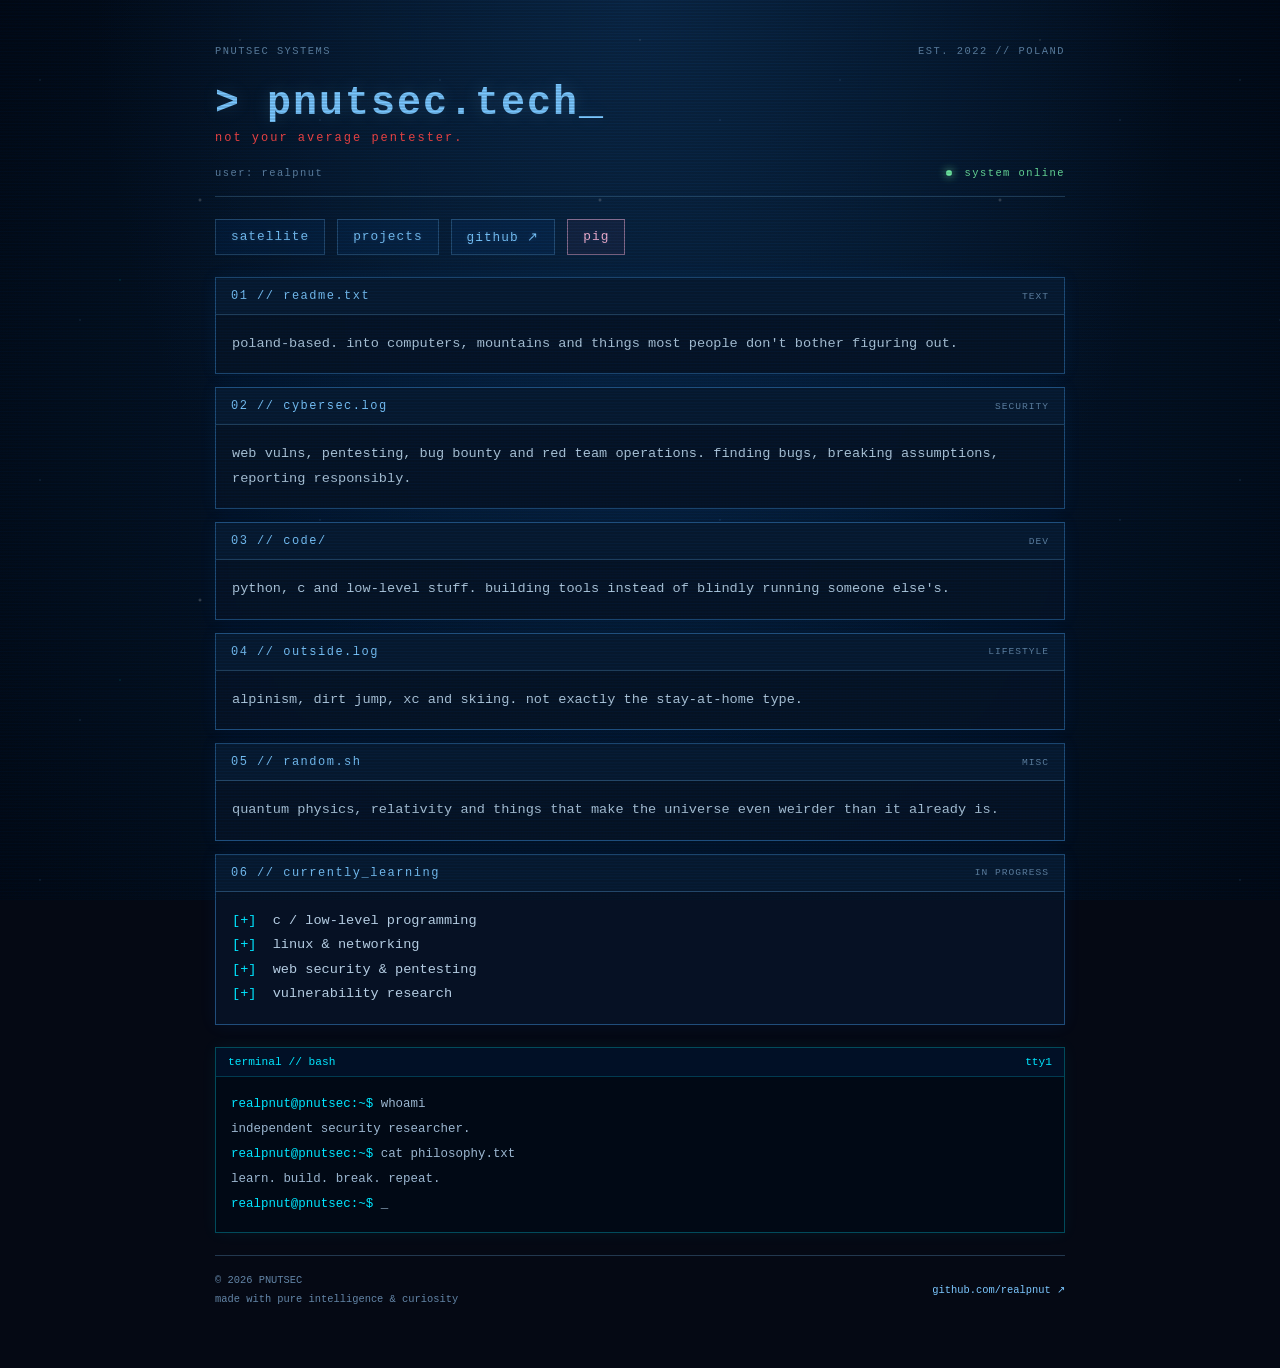
<file: index.html>
<!DOCTYPE html>
<!--Whoever said money can't solve your problems-->
<!--Must not have had enough money to solve 'em-->
<html lang="en">
<head>
    <meta charset="UTF-8">
    <meta name="viewport" content="width=device-width, initial-scale=1.0">
    <meta name="theme-color" content="#050914">
    <meta name="description" content="realpnut // cybersecurity, programming and mountains.">
    <title>pnutsec.tech // home</title>
    <link rel="stylesheet" href="/styles.css">
</head>
<body>

<div class="space"></div>
<div class="crt-overlay"></div>
<div class="scanlines"></div>

<main class="frame">
<div class="container">

    <header class="header">

        <div class="system-info">
            <span>PNUTSEC SYSTEMS</span>
            <span>EST. 2022 // POLAND</span>
        </div>

        <h1 class="title">&gt; pnutsec.tech<span class="cursor">_</span></h1>

        <p class="subtitle">not your average pentester.</p>

        <div class="header-bottom">
            <span>user: realpnut</span>
            <span class="online">
                <span class="online-dot"></span>
                system online
            </span>
        </div>

    </header>

    <nav class="nav">
        <a href="/sat">satellite</a>
        <a href="/portfolio">projects</a>
        <a href="https://github.com/realpnut" target="_blank" rel="noopener noreferrer">github ↗</a>
        <a href="/pig" class="pig-btn">pig</a>
    </nav>

    <section class="content">

        <article class="panel">
            <div class="section-title">
                <span>01 // readme.txt</span>
                <span class="file-tag">TEXT</span>
            </div>

            <div class="description">
                poland-based. into computers, mountains and things most people
                don't bother figuring out.
            </div>
        </article>

        <article class="panel">
            <div class="section-title">
                <span>02 // cybersec.log</span>
                <span class="file-tag">SECURITY</span>
            </div>

            <div class="description">
                web vulns, pentesting, bug bounty and red team operations.
                finding bugs, breaking assumptions, reporting responsibly.
            </div>
        </article>

        <article class="panel">
            <div class="section-title">
                <span>03 // code/</span>
                <span class="file-tag">DEV</span>
            </div>

            <div class="description">
                python, c and low-level stuff. building tools instead of
                blindly running someone else's.
            </div>
        </article>

        <article class="panel">
            <div class="section-title">
                <span>04 // outside.log</span>
                <span class="file-tag">LIFESTYLE</span>
            </div>

            <div class="description">
                alpinism, dirt jump, xc and skiing.
                not exactly the stay-at-home type.
            </div>
        </article>

        <article class="panel">
            <div class="section-title">
                <span>05 // random.sh</span>
                <span class="file-tag">MISC</span>
            </div>

            <div class="description">
                quantum physics, relativity and things that make the universe
                even weirder than it already is.
            </div>
        </article>

        <article class="panel">
            <div class="section-title">
                <span>06 // currently_learning</span>
                <span class="file-tag">IN PROGRESS</span>
            </div>

            <div class="description learning">
                <span>[+]</span> c / low-level programming<br>
                <span>[+]</span> linux & networking<br>
                <span>[+]</span> web security & pentesting<br>
                <span>[+]</span> vulnerability research
            </div>
        </article>

    </section>

    <div class="terminal">

        <div class="terminal-title">
            <span>terminal // bash</span>
            <span>tty1</span>
        </div>

        <div class="terminal-content">
            <span class="prompt">realpnut@pnutsec:~$</span> whoami<br>
            independent security researcher.<br>

            <span class="prompt">realpnut@pnutsec:~$</span> cat philosophy.txt<br>
            learn. build. break. repeat.<br>

            <span class="prompt">realpnut@pnutsec:~$</span>
            <span class="cursor">_</span>
        </div>

    </div>

    <footer class="footer">

        <div class="footer-info">
            <span>© 2026 PNUTSEC</span>
            <span>made with pure intelligence & curiosity</span>
        </div>

        <a href="https://github.com/realpnut" target="_blank" rel="noopener noreferrer">
            github.com/realpnut ↗
        </a>

    </footer>

</div>
</main>

</body>
</html>
</file>
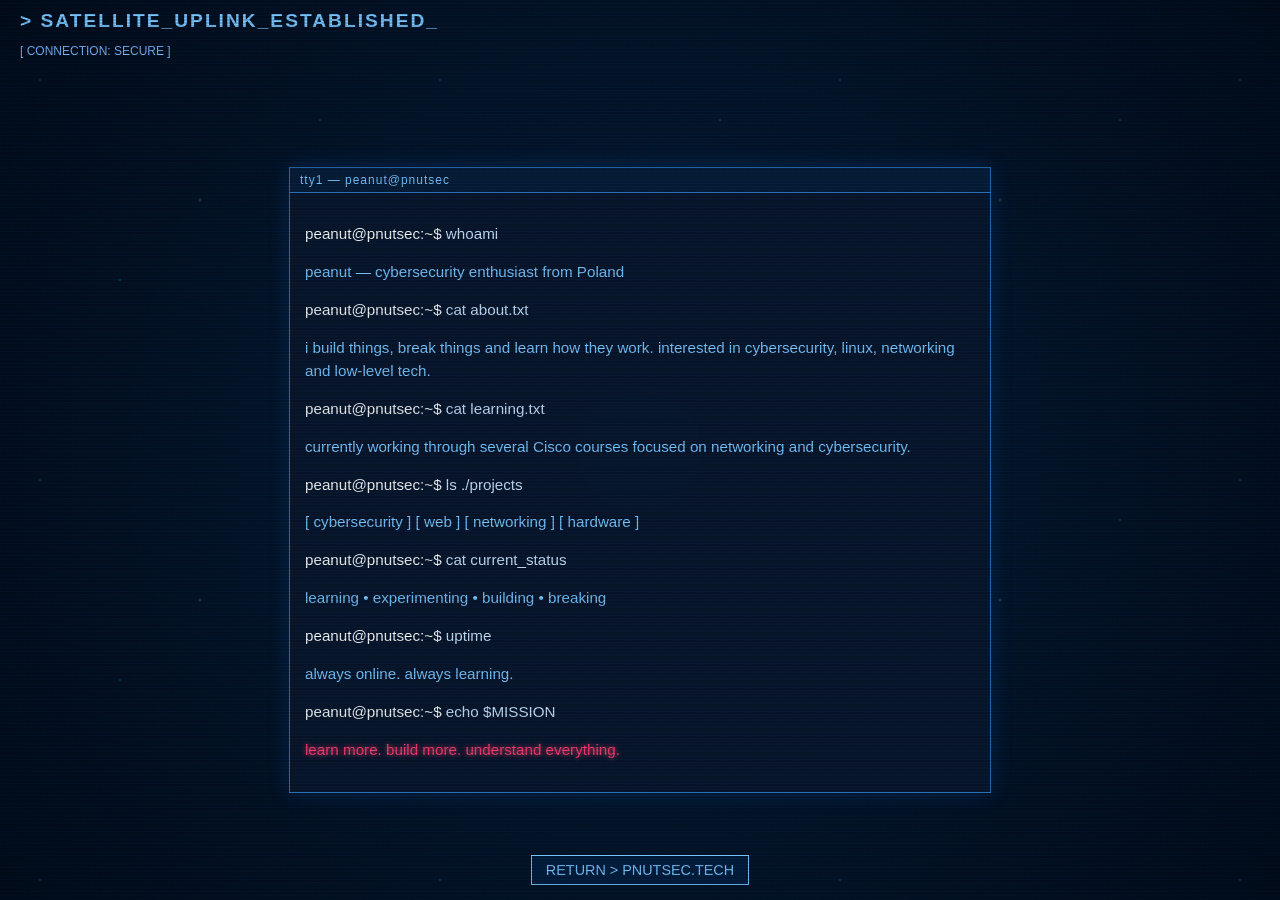
<file: sat/index.html>
<!DOCTYPE html>
<html lang="pl">
<head>
<meta charset="UTF-8">
<meta name="viewport" content="width=device-width, initial-scale=1.0">

<title>PNUT SAT</title>

<link rel="stylesheet" href="/sat/style.css">
<link rel="icon" href="/sat/icon.ico">
</head>

<body>

<div class="crt-overlay"></div>
<div class="scanlines"></div>
<div class="space"></div>

<div class="container">

<header class="up">
    <h1>> SATELLITE_UPLINK_ESTABLISHED<span class="cursor">_</span></h1>
    <p class="status">[ CONNECTION: SECURE ]</p>
</header>

<main class="content">

    <div class="terminal-window">

        <div class="terminal-header">
            tty1 — peanut@pnutsec
        </div>

        <div class="text">

            <p>
                <span class="prompt">peanut@pnutsec:~$</span> whoami
            </p>

            <p class="response">
                peanut — cybersecurity enthusiast from Poland
            </p>


            <p>
                <span class="prompt">peanut@pnutsec:~$</span> cat about.txt
            </p>

            <p class="response">
                i build things, break things and learn how they work.
                interested in cybersecurity, linux, networking and low-level tech.
            </p>


            <p>
                <span class="prompt">peanut@pnutsec:~$</span> cat learning.txt
            </p>

            <p class="response">
                currently working through several Cisco courses
                focused on networking and cybersecurity.
            </p>


            <p>
                <span class="prompt">peanut@pnutsec:~$</span> ls ./projects
            </p>

            <p class="response">
                [ cybersecurity ] [ web ] [ networking ] [ hardware ]
            </p>


            <p>
                <span class="prompt">peanut@pnutsec:~$</span> cat current_status
            </p>

            <p class="response">
                learning • experimenting • building • breaking
            </p>


            <p>
                <span class="prompt">peanut@pnutsec:~$</span> uptime
            </p>

            <p class="response">
                always online. always learning.
            </p>


            <p>
                <span class="prompt">peanut@pnutsec:~$</span> echo $MISSION
            </p>

            <p class="error">
                learn more. build more. understand everything.
            </p>

        </div>

    </div>

</main>

<footer class="bottom">
    <a href="https://realpnut.github.io" class="return-link">
        RETURN &gt; PNUTSEC.TECH
    </a>
</footer>

</div>

</body>
</html>
</file>
<file: styles.css>
* {
    box-sizing: border-box;
}

:root {
    --bg: #050914;
    --panel: rgba(7, 19, 38, .94);
    --blue: #7cc7ff;
    --cyan: #00e5ff;
    --muted: #6385a7;
    --border: rgba(124, 199, 255, .25);
    --red: #ff4545;
}

body {
    margin: 0;
    min-height: 100vh;
    font-family: "Courier New", monospace;
    color: #cfe7ff;
    background: var(--bg);
    overflow-x: hidden;
}

.space {
    position: fixed;
    inset: 0;
    z-index: -1;
    background:
        radial-gradient(ellipse at 50% 0%, #0b2545 0%, transparent 60%),
        radial-gradient(circle at center, #061a33 0%, #020713 100%);
}

.space::before {
    content: "";
    position: absolute;
    inset: 0;
    background-image:
        radial-gradient(1px 1px at 10% 20%, #7cc7ff, transparent),
        radial-gradient(2px 2px at 50% 50%, #fff, transparent),
        radial-gradient(1px 1px at 80% 30%, #7fb8ff, transparent),
        radial-gradient(1px 1px at 30% 70%, #00ffff, transparent),
        radial-gradient(1px 1px at 60% 10%, #fff, transparent),
        radial-gradient(1px 1px at 20% 80%, #7cc7ff, transparent);
    background-size: 400px 400px;
    animation: drift 120s linear infinite;
    opacity: .3;
}

@keyframes drift {
    from {
        transform: rotate(0deg);
    }
    to {
        transform: rotate(360deg);
    }
}

.crt-overlay {
    position: fixed;
    inset: 0;
    background:
        linear-gradient(
            rgba(18,16,16,0) 50%,
            rgba(0,0,0,.13) 50%
        ),
        linear-gradient(
            90deg,
            rgba(0,120,255,.025),
            rgba(0,255,255,.015)
        );
    background-size: 100% 3px, 3px 100%;
    z-index: 10;
    pointer-events: none;
}

.scanlines {
    position: fixed;
    inset: 0;
    background: repeating-linear-gradient(
        to bottom,
        transparent,
        transparent 3px,
        rgba(0,120,255,.045) 4px
    );
    z-index: 11;
    pointer-events: none;
    animation: scanline 8s linear infinite;
}

@keyframes scanline {
    from {
        transform: translateY(0);
    }
    to {
        transform: translateY(100%);
    }
}

/* MAIN LAYOUT */

.frame {
    display: flex;
    justify-content: center;
    align-items: flex-start;
    min-height: 100vh;
    padding: 45px 20px;
    position: relative;
    z-index: 2;
}

.container {
    width: 100%;
    max-width: 850px;
    display: flex;
    flex-direction: column;
    gap: 22px;
}

/* HEADER */

.header {
    border-bottom: 1px solid var(--border);
    padding-bottom: 17px;
}

.system-info,
.header-bottom {
    display: flex;
    justify-content: space-between;
    gap: 12px;
    font-size: .65rem;
    letter-spacing: 1.5px;
    color: var(--muted);
}

.title {
    font-size: clamp(1.7rem, 5vw, 2.5rem);
    letter-spacing: 2px;
    color: var(--blue);
    margin: 24px 0 5px;
    text-shadow: 0 0 18px rgba(124,199,255,.2);
}

.cursor {
    display: inline-block;
    animation: blink 1s step-end infinite;
}

@keyframes blink {
    50% {
        opacity: 0;
    }
}

.subtitle {
    color: var(--red);
    font-size: .75rem;
    letter-spacing: 2px;
    margin: 0 0 22px;
    animation: glitch 2s infinite;
}

@keyframes glitch {
    0%, 90%, 100% {
        transform: translate(0);
    }
    92% {
        transform: translate(-1px, 1px);
    }
    94% {
        transform: translate(1px, -1px);
    }
    96% {
        transform: translate(-1px, 0);
    }
}

/* STATUS */

.online {
    color: #70e9a0;
}

.online-dot {
    display: inline-block;
    width: 6px;
    height: 6px;
    background: #70e9a0;
    border-radius: 50%;
    box-shadow: 0 0 8px #70e9a0;
    margin-right: 5px;
}

/* NAVIGATION */

.nav {
    display: flex;
    flex-wrap: wrap;
    gap: 12px;
}

.nav a {
    display: inline-block;
    color: var(--blue);
    text-decoration: none;
    font-size: .8rem;
    letter-spacing: 1px;
    padding: 9px 15px;
    border: 1px solid var(--border);
    background: rgba(0,120,255,.07);
    text-shadow: 0 0 5px rgba(124,199,255,.2);
    transition: .25s;
}

.nav a:hover {
    color: var(--bg);
    background: var(--blue);
    border-color: var(--blue);
    box-shadow: 0 0 12px rgba(124,199,255,.5);
    transform: translateY(-2px);
}

.nav a.pig-btn {
    color: #ffb6d9;
    border-color: rgba(255,182,217,.5);
    background: rgba(255,105,180,.05);
}

.nav a.pig-btn:hover {
    color: #050914;
    background: #ffb6d9;
    box-shadow: 0 0 15px #ff69b4;
}

/* CONTENT PANELS */

.content {
    display: flex;
    flex-direction: column;
    gap: 13px;
}

.panel {
    background: var(--panel);
    border: 1px solid #204d7b;
    box-shadow: 0 0 16px rgba(0,120,255,.08);
    backdrop-filter: blur(6px);
    transition:
        border-color .25s,
        box-shadow .25s,
        transform .25s;
}

.panel:hover {
    border-color: rgba(124,199,255,.65);
    box-shadow: 0 0 20px rgba(0,120,255,.16);
    transform: translateX(3px);
}

.section-title {
    display: flex;
    justify-content: space-between;
    align-items: center;
    gap: 12px;
    padding: 11px 15px;
    font-size: .75rem;
    letter-spacing: 1.5px;
    color: var(--blue);
    border-bottom: 1px solid var(--border);
    background: rgba(8,26,51,.9);
}

.file-tag {
    color: var(--muted);
    font-size: .6rem;
    letter-spacing: 1px;
}

.description {
    padding: 17px 16px;
    font-size: .85rem;
    line-height: 1.8;
    color: #b4cce2;
}

/* LEARNING LIST */

.learning span {
    color: var(--cyan);
    margin-right: 8px;
}

/* TERMINAL */

.terminal {
    border: 1px solid rgba(0,229,255,.3);
    background: rgba(2,10,22,.95);
    box-shadow: 0 0 15px rgba(0,229,255,.06);
}

.terminal-title {
    display: flex;
    justify-content: space-between;
    padding: 8px 12px;
    font-size: .7rem;
    color: var(--cyan);
    border-bottom: 1px solid rgba(0,229,255,.2);
    background: rgba(0,120,255,.07);
}

.terminal-content {
    padding: 15px;
    font-size: .78rem;
    line-height: 2;
    color: #9bb6d0;
}

.prompt {
    color: var(--cyan);
}

/* FOOTER */

.footer {
    display: flex;
    justify-content: space-between;
    align-items: center;
    gap: 15px;
    flex-wrap: wrap;
    padding: 18px 0;
    border-top: 1px solid var(--border);
    font-size: .65rem;
    color: var(--muted);
}

.footer-info {
    display: flex;
    flex-direction: column;
    gap: 7px;
}

.footer a {
    color: var(--blue);
    text-decoration: none;
    transition: .2s;
}

.footer a:hover {
    color: white;
    text-shadow: 0 0 8px var(--blue);
}

/* SCROLLBAR */

body::-webkit-scrollbar {
    width: 8px;
}

body::-webkit-scrollbar-track {
    background: #050914;
}

body::-webkit-scrollbar-thumb {
    background: #204d7b;
    border-radius: 4px;
}

body::-webkit-scrollbar-thumb:hover {
    background: var(--blue);
}

/* MOBILE */

@media (max-width: 600px) {

    .frame {
        padding: 25px 14px;
    }

    .container {
        gap: 17px;
    }

    .system-info,
    .header-bottom {
        font-size: .55rem;
        letter-spacing: .8px;
    }

    .nav {
        gap: 8px;
    }

    .nav a {
        padding: 9px 11px;
        font-size: .72rem;
    }

    .description {
        font-size: .8rem;
        padding: 14px;
    }

    .footer {
        align-items: flex-start;
    }

    .terminal-content {
        font-size: .7rem;
        overflow-wrap: anywhere;
    }
}

/* ACCESSIBILITY */

@media (prefers-reduced-motion: reduce) {
    *,
    *::before,
    *::after {
        animation: none !important;
        transition: none !important;
        scroll-behavior: auto !important;
    }
}
</file>
<file: sat/style.css>
body {
margin:0;
height:100vh;
display:flex;
flex-direction:column;
font-family:Arial,sans-serif;
color:#cfe7ff;
background:#050914;
overflow:hidden;
}

.space {
position:fixed;
inset:0;
z-index:-1;
background:radial-gradient(circle at center,#061a33 0%,#020713 100%);
}

.space::before {
content:"";
position:absolute;
inset:0;
background-image:radial-gradient(2px 2px at 10% 20%,#7cc7ff,transparent),
radial-gradient(2px 2px at 50% 50%,#fff,transparent),
radial-gradient(2px 2px at 80% 30%,#7fb8ff,transparent),
radial-gradient(2px 2px at 30% 70%,#0ff,transparent);
background-size:400px 400px;
animation:drift 120s linear infinite;
opacity:.25;
}

@keyframes drift {
from {transform:rotate(0deg);}
to {transform:rotate(360deg);}
}

.crt-overlay {
position:fixed;
inset:0;
background:linear-gradient(rgba(18,16,16,0)50%,rgba(0,0,0,.15)50%),
linear-gradient(90deg,rgba(0,120,255,.05),rgba(0,255,255,.02));
background-size:100% 3px,3px 100%;
z-index:10;
pointer-events:none;
}

.scanlines {
position:fixed;
inset:0;
background:repeating-linear-gradient(to bottom,transparent,transparent 3px,rgba(0,120,255,.05)4px);
z-index:11;
pointer-events:none;
animation:scanline 8s linear infinite;
}

@keyframes scanline {
from {transform:translateY(0);}
to {transform:translateY(100%);}
}

.container {
display:flex;
flex-direction:column;
height:100%;
padding:10px 20px;
box-sizing:border-box;
z-index:2;
}

.up h1 {
font-size:1.2rem;
margin:0;
letter-spacing:2px;
color:#7cc7ff;
}

.status {
font-size:.75rem;
color:#7fb8ff;
}

.content {
flex-grow:1;
display:flex;
flex-direction:column;
align-items:center;
justify-content:center;
}

.terminal-window {
width:100%;
max-width:700px;
background:rgba(10,20,40,.92);
border:1px solid #2b6fb8;
box-shadow:0 0 20px rgba(0,120,255,.2);
backdrop-filter:blur(6px);
}

.terminal-header {
background:#081a33;
color:#7cc7ff;
padding:5px 10px;
font-size:.75rem;
letter-spacing:1px;
border-bottom:1px solid #2b6fb8;
}

.text {
padding:15px;
font-size:.95rem;
line-height:1.5;
}

.prompt {
color:#fff;
}

.response {
color:#7cc7ff;
margin-bottom:15px;
}

.error {
color:#ff3b6b;
text-shadow:0 0 5px #ff3b6b;
}

.cursor {
animation:blink 1s step-end infinite;
}

@keyframes blink {
50% {opacity:0;}
}

.bottom {
position:fixed;
bottom:0;
left:0;
width:100%;
display:flex;
justify-content:center;
padding:15px 0;
}

.return-link {
color:#7cc7ff;
text-decoration:none;
border:1px solid #7cc7ff;
padding:6px 14px;
font-size:.9rem;
transition:.2s;
background:rgba(0,120,255,.1);
}

.return-link:hover {
background:#7cc7ff;
color:#050914;
box-shadow:0 0 10px #7cc7ff;
}
</file>
